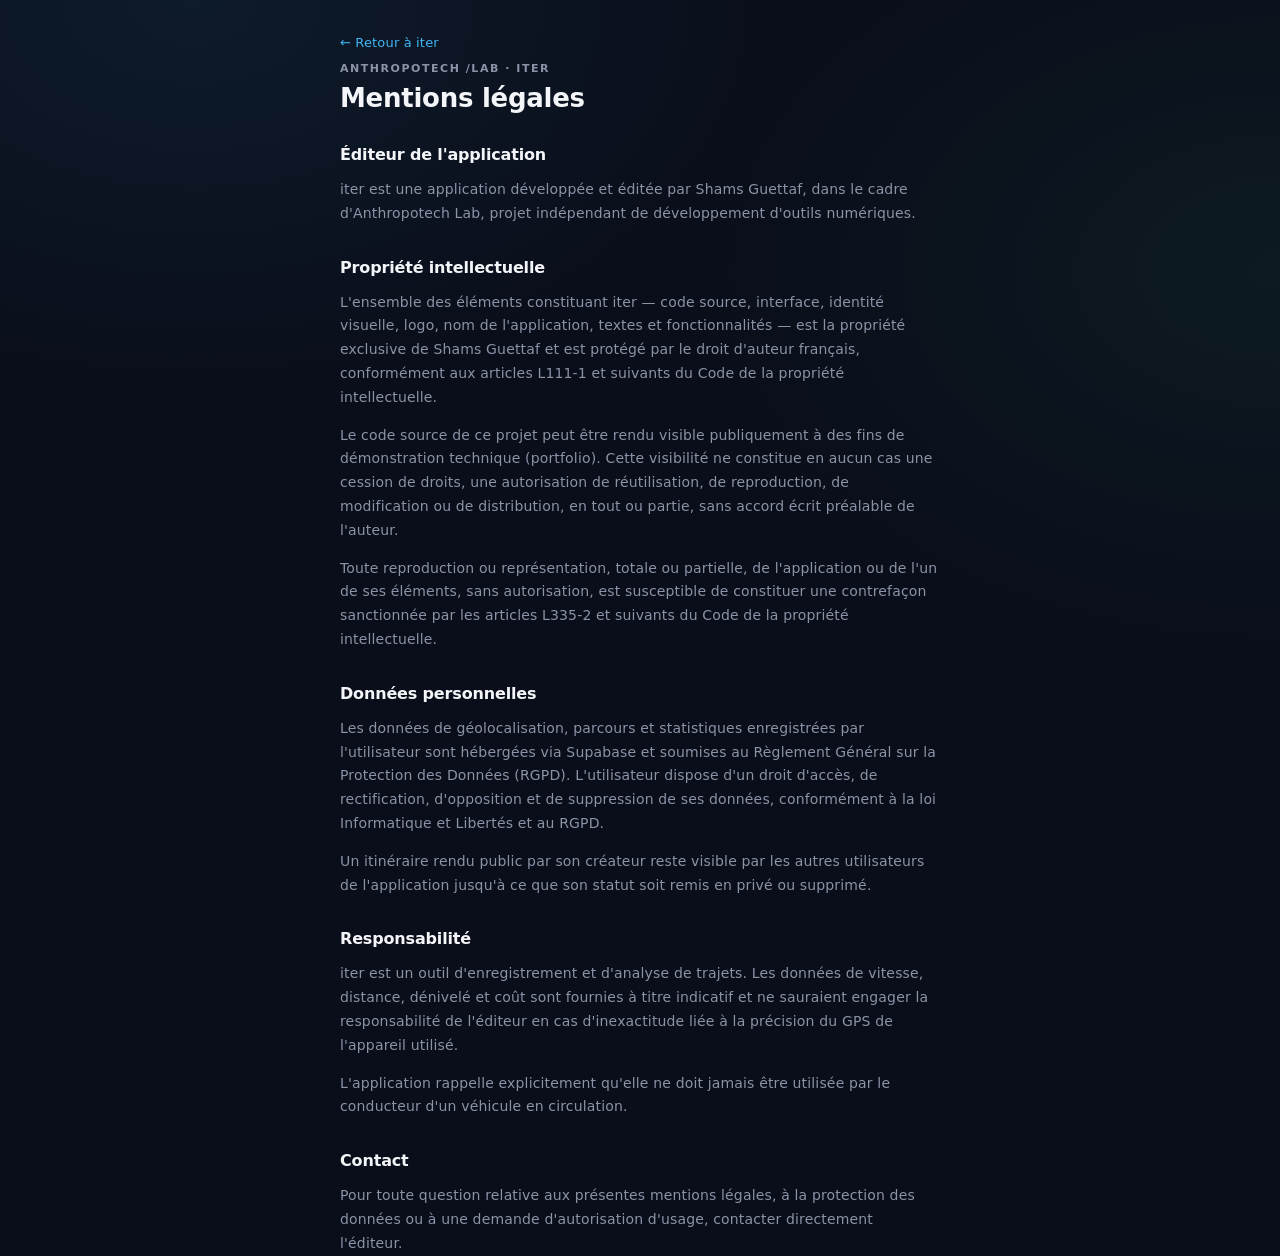
<file: mentions-legales.html>
<!DOCTYPE html>
<!--
  iter — Anthropotech Lab
  © 2026 Shams Guettaf. Tous droits réservés.
-->
<html lang="fr">
<head>
<meta charset="UTF-8">
<meta name="viewport" content="width=device-width, initial-scale=1, viewport-fit=cover">
<title>Mentions légales — iter</title>
<link rel="icon" href="favicon.ico" sizes="any">
<link rel="icon" type="image/png" href="icons/icon-192.png">
<meta name="theme-color" content="#0a0e1a">
<link rel="stylesheet" href="css/style.css">
<style>
  body { padding: 32px 20px calc(var(--safe-b) + 40px); max-width: 640px; margin: 0 auto; }
  .legal h1 { font-size: 26px; margin-top: 8px; }
  .legal h2 { font-size: 16px; margin-top: 32px; color: var(--ink); }
  .legal p, .legal li { color: var(--ink-dim); font-size: 14px; line-height: 1.7; }
  .legal ul { padding-left: 20px; }
  .legal a { color: var(--blue); }
  .back-link {
    display: inline-block;
    margin-bottom: 12px;
    font-size: 13px;
    color: var(--ink-dim);
    text-decoration: none;
  }
</style>
</head>
<body>
<div class="legal">
  <a class="back-link" href="index.html">&larr; Retour à iter</a>
  <div class="eyebrow">anthropotech /lab · iter</div>
  <h1>Mentions légales</h1>

  <h2>Éditeur de l'application</h2>
  <p>
    iter est une application développée et éditée par Shams Guettaf,
    dans le cadre d'Anthropotech Lab, projet indépendant de développement
    d'outils numériques.
  </p>

  <h2>Propriété intellectuelle</h2>
  <p>
    L'ensemble des éléments constituant iter — code source, interface,
    identité visuelle, logo, nom de l'application, textes et
    fonctionnalités — est la propriété exclusive de Shams Guettaf et est
    protégé par le droit d'auteur français, conformément aux articles
    L111-1 et suivants du Code de la propriété intellectuelle.
  </p>
  <p>
    Le code source de ce projet peut être rendu visible publiquement à
    des fins de démonstration technique (portfolio). Cette visibilité ne
    constitue en aucun cas une cession de droits, une autorisation de
    réutilisation, de reproduction, de modification ou de distribution,
    en tout ou partie, sans accord écrit préalable de l'auteur.
  </p>
  <p>
    Toute reproduction ou représentation, totale ou partielle, de
    l'application ou de l'un de ses éléments, sans autorisation, est
    susceptible de constituer une contrefaçon sanctionnée par les
    articles L335-2 et suivants du Code de la propriété intellectuelle.
  </p>

  <h2>Données personnelles</h2>
  <p>
    Les données de géolocalisation, parcours et statistiques enregistrées
    par l'utilisateur sont hébergées via Supabase et soumises au
    Règlement Général sur la Protection des Données (RGPD). L'utilisateur
    dispose d'un droit d'accès, de rectification, d'opposition et de
    suppression de ses données, conformément à la loi Informatique et
    Libertés et au RGPD.
  </p>
  <p>
    Un itinéraire rendu public par son créateur reste visible par les
    autres utilisateurs de l'application jusqu'à ce que son statut soit
    remis en privé ou supprimé.
  </p>

  <h2>Responsabilité</h2>
  <p>
    iter est un outil d'enregistrement et d'analyse de trajets. Les
    données de vitesse, distance, dénivelé et coût sont fournies à titre
    indicatif et ne sauraient engager la responsabilité de l'éditeur en
    cas d'inexactitude liée à la précision du GPS de l'appareil utilisé.
  </p>
  <p>
    L'application rappelle explicitement qu'elle ne doit jamais être
    utilisée par le conducteur d'un véhicule en circulation.
  </p>

  <h2>Contact</h2>
  <p>
    Pour toute question relative aux présentes mentions légales, à la
    protection des données ou à une demande d'autorisation d'usage,
    contacter directement l'éditeur.
  </p>
</div>
<script>
// ------------------------------------------------------------
// Mise à jour automatique de l'application.
//
// Le navigateur met sw.js lui-même en cache (jusqu'à 24 h) : sans
// précaution, il ne découvre jamais qu'une nouvelle version existe
// et continue de servir l'ancienne, même après un rechargement.
// D'où :
//   * updateViaCache: 'none' — sw.js est toujours redemandé au
//     serveur, jamais lu depuis le cache ;
//   * une vérification à chaque ouverture et toutes les 15 min ;
//   * un rechargement unique quand un nouveau worker prend la main,
//     pour que les fichiers à jour soient réellement appliqués.
// ------------------------------------------------------------
if ('serviceWorker' in navigator) {
  let rechargementEnCours = false;

  navigator.serviceWorker.addEventListener('controllerchange', () => {
    // Le garde-fou évite une boucle de rechargement si plusieurs
    // changements de contrôleur se succèdent.
    if (rechargementEnCours) return;
    rechargementEnCours = true;
    window.location.reload();
  });

  window.addEventListener('load', () => {
    navigator.serviceWorker
      .register('sw.js', { updateViaCache: 'none' })
      .then((registration) => {
        registration.update();
        setInterval(() => registration.update(), 15 * 60 * 1000);

        registration.addEventListener('updatefound', () => {
          const nouveau = registration.installing;
          if (!nouveau) return;
          nouveau.addEventListener('statechange', () => {
            // Installé alors qu'un worker contrôle déjà la page :
            // c'est une mise à jour, on lui demande de prendre la
            // main immédiatement plutôt que d'attendre la fermeture
            // de tous les onglets.
            if (nouveau.state === 'installed' && navigator.serviceWorker.controller) {
              nouveau.postMessage({ type: 'PRENDRE_LA_MAIN' });
            }
          });
        });
      })
      .catch((e) => console.warn('Service worker non enregistré :', e));
  });
}
</script>
</body>
</html>
</file>
<file: css/style.css>
/* ============================================================
   iter — Anthropotech Lab
   © 2026 Shams Guettaf. Tous droits réservés.
   Reproduction, modification ou distribution interdites sans
   autorisation écrite préalable. Voir LICENSE.txt.
   ============================================================ */

/* ============================================================
   ITER — Anthropotech Lab N°07
   Direction visuelle dédiée : "architecte futuriste" — fond
   nuit profond, lignes fines, accents lumineux bleu -> vert,
   typographie sans-serif géométrique, glow discret.
   Signature : le tracé qui se dessine, dégradé bleu vers vert.
   ============================================================ */

:root {
  --bg: #0a0e1a;
  --bg-elevated: #0d1220;
  --surface: #11172a;
  --ink: #f3f5f8;
  --ink-dim: #8b93a7;
  --border: rgba(243, 245, 248, 0.10);
  --border-strong: rgba(243, 245, 248, 0.18);

  --blue: #3fb6f5;
  --green: #3ddc97;
  --gradient: linear-gradient(90deg, var(--blue), var(--green));
  --accent: var(--blue);

  --danger: #ef5350;
  --ok: var(--green);

  --radius: 16px;
  --font-serif: Georgia, 'Times New Roman', serif;
  --font-sans: -apple-system, 'SF Pro Display', system-ui, 'Segoe UI', sans-serif;
  --safe-t: env(safe-area-inset-top, 0px);
  --safe-b: env(safe-area-inset-bottom, 0px);
}

/* iter conserve une identité nuit constante, y compris si le
   système est en thème clair — c'est une direction assumée,
   cohérente avec l'og-image et l'icône, pas un oubli. */

* { box-sizing: border-box; }

html, body {
  margin: 0;
  padding: 0;
  height: 100%;
  background: var(--bg);
  background-image:
    radial-gradient(600px 400px at 15% 0%, rgba(63,182,245,0.08), transparent),
    radial-gradient(600px 400px at 100% 30%, rgba(61,220,151,0.06), transparent);
  background-attachment: fixed;
  color: var(--ink);
  font-family: var(--font-sans);
  -webkit-tap-highlight-color: transparent;
  letter-spacing: 0.01em;
}

h1, h2, h3 { font-family: var(--font-sans); font-weight: 600; margin: 0 0 8px; letter-spacing: -0.01em; }

button {
  font-family: var(--font-sans);
  border: none;
  cursor: pointer;
  background: none;
  color: inherit;
}

input {
  font-family: var(--font-sans);
  font-size: 16px; /* minimum iOS pour éviter le zoom auto */
}

.eyebrow {
  font-size: 11px;
  text-transform: uppercase;
  letter-spacing: 0.14em;
  color: var(--ink-dim);
  font-weight: 600;
}

/* ------------------------------------------------------------
   Topbar — wordmark géométrique + icône logo
   ------------------------------------------------------------ */
.topbar {
  position: fixed;
  top: 0; left: 0; right: 0;
  z-index: 50;
  padding: calc(var(--safe-t) + 10px) 16px 10px;
  display: flex;
  align-items: center;
  justify-content: space-between;
  background: linear-gradient(to bottom, rgba(10,14,26,0.75), transparent);
  pointer-events: none;
}
.topbar * { pointer-events: auto; }
.topbar-brand {
  display: flex;
  align-items: center;
  gap: 8px;
  font-size: 11px;
  letter-spacing: 0.14em;
  text-transform: uppercase;
  color: var(--ink);
  font-weight: 600;
  min-width: 0;
  overflow: hidden;
}
.topbar-brand img { width: 20px; height: 20px; border-radius: 6px; display: block; flex-shrink: 0; }
.topbar-brand .divider { color: var(--ink-dim); font-weight: 400; }
/* Sur écran étroit, le nom du labo s'efface avant les boutons :
   les actions priment sur l'habillage. */
.topbar-brand .brand-texte { white-space: nowrap; overflow: hidden; text-overflow: ellipsis; }
@media (max-width: 460px) {
  .topbar-brand .brand-texte,
  .topbar-brand .divider { display: none; }
}
.topbar-social { display: flex; gap: 8px; flex-shrink: 0; }
.topbar-social button,
.topbar-social .topbar-btn {
  width: 44px; height: 44px;
  display: flex; align-items: center; justify-content: center;
  border-radius: 50%;
  border: 1px solid var(--border-strong);
  background: rgba(17, 23, 42, 0.75);
  backdrop-filter: blur(10px);
  text-decoration: none;
}
.topbar-social svg { width: 20px; height: 20px; }

/* ------------------------------------------------------------
   Splash screen — signature : tracé au dégradé bleu -> vert
   ------------------------------------------------------------ */
#splash {
  position: fixed;
  inset: 0;
  z-index: 200;
  background: var(--bg);
  background-image:
    radial-gradient(700px 500px at 20% 10%, rgba(63,182,245,0.10), transparent),
    radial-gradient(700px 500px at 85% 90%, rgba(61,220,151,0.10), transparent);
  display: flex;
  flex-direction: column;
  align-items: center;
  justify-content: center;
  gap: 18px;
  transition: opacity 0.5s ease;
}
#splash svg { width: 160px; height: 100px; }
#splash path.route {
  fill: none;
  stroke: url(#route-gradient);
  stroke-width: 3;
  stroke-linecap: round;
  stroke-dasharray: 260;
  stroke-dashoffset: 260;
  filter: drop-shadow(0 0 6px rgba(63,182,245,0.5));
  animation: draw-route 1.6s ease forwards 0.2s;
}
@keyframes draw-route {
  to { stroke-dashoffset: 0; }
}
#splash .wordmark {
  font-family: var(--font-sans);
  font-weight: 700;
  font-size: 26px;
  letter-spacing: -0.01em;
  color: var(--ink);
}
#splash .citation {
  font-family: var(--font-sans);
  font-size: 12px;
  color: var(--ink-dim);
  text-align: center;
  max-width: 260px;
  letter-spacing: 0.01em;
}
#splash.hidden { opacity: 0; pointer-events: none; }

@media (prefers-reduced-motion: reduce) {
  #splash path.route { animation: none; stroke-dashoffset: 0; }
}

/* ------------------------------------------------------------
   Boutons de zoom — gros et ronds, utilisables au doigt
   (le contrôle natif de MapLibre fait 29 px de côté)
   ------------------------------------------------------------ */
#zoom-controls {
  position: fixed;
  right: 12px;
  top: 50%;
  transform: translateY(-50%);
  z-index: 44;
  display: flex;
  flex-direction: column;
  gap: 10px;
}
#zoom-controls button {
  width: 56px; height: 56px;
  border-radius: 50%;
  display: flex; align-items: center; justify-content: center;
  background: rgba(17, 23, 42, 0.85);
  backdrop-filter: blur(10px);
  border: 1px solid var(--border-strong);
  color: var(--ink);
  box-shadow: 0 4px 14px rgba(0,0,0,0.35);
}
#zoom-controls button:active { background: rgba(63, 182, 245, 0.25); }
#zoom-controls svg { width: 24px; height: 24px; }

/* ------------------------------------------------------------
   Feuille « Modes Plan »
   ------------------------------------------------------------ */
#modes-plan {
  position: fixed;
  inset: 0;
  z-index: 120;
  display: none;
  align-items: flex-end;
  justify-content: center;
  background: rgba(6, 9, 16, 0.55);
  backdrop-filter: blur(4px);
}
#modes-plan.visible { display: flex; }
.mp-sheet {
  width: 100%;
  max-width: 520px;
  background: rgba(17, 23, 42, 0.97);
  border: 1px solid var(--border-strong);
  border-radius: 22px 22px 0 0;
  padding: 22px 20px calc(var(--safe-b) + 24px);
}
.mp-header { display: flex; align-items: center; justify-content: space-between; margin-bottom: 18px; }
.mp-header h2 { font-size: 22px; margin: 0; }
#mp-close {
  width: 38px; height: 38px; border-radius: 50%;
  display: flex; align-items: center; justify-content: center;
  color: var(--ink-dim);
  background: rgba(255,255,255,0.06);
  border: 1px solid var(--border);
}
#mp-close svg { width: 17px; height: 17px; }

.mp-options { display: flex; gap: 12px; }
.mp-option {
  flex: 1;
  display: flex; flex-direction: column; align-items: center; gap: 8px;
}
.mp-vignette {
  width: 100%;
  aspect-ratio: 4 / 3;
  border-radius: 12px;
  border: 3px solid transparent;
  box-shadow: inset 0 0 0 1px var(--border);
  background-size: cover;
  background-position: center;
}
.mp-standard {
  background-image:
    linear-gradient(135deg, rgba(63,182,245,0.25), rgba(61,220,151,0.18)),
    repeating-linear-gradient(52deg, #2a3550 0 9px, #202942 9px 20px);
}
.mp-plan {
  background-image:
    linear-gradient(0deg, rgba(255,255,255,0.08), rgba(255,255,255,0.08)),
    repeating-linear-gradient(120deg, #d8cfc0 0 8px, #efe8dc 8px 18px);
}
.mp-satellite {
  background-image:
    linear-gradient(150deg, rgba(61,220,151,0.28), transparent),
    repeating-linear-gradient(38deg, #3a4a32 0 11px, #4c5f3f 11px 22px);
}
.mp-option.active .mp-vignette { border-color: var(--blue); }
.mp-label { font-size: 13px; font-weight: 600; color: var(--ink-dim); }
.mp-option.active .mp-label { color: var(--ink); }
.mp-note { font-size: 11px; color: var(--ink-dim); line-height: 1.5; margin: 18px 0 0; }
.mp-erreur {
  font-size: 12px;
  color: var(--danger);
  line-height: 1.5;
  margin: 10px 0 0;
  padding: 10px 12px;
  border-radius: 8px;
  background: rgba(239, 83, 80, 0.1);
  border: 1px solid rgba(239, 83, 80, 0.3);
}

/* ------------------------------------------------------------
   Point bleu de position — style "GPS live"
   ------------------------------------------------------------ */
.user-dot-wrap {
  position: relative;
  width: 44px;
  height: 44px;
  display: flex;
  align-items: center;
  justify-content: center;
  pointer-events: none;
  perspective: 320px;
}
.user-dot-accuracy {
  position: absolute;
  border-radius: 50%;
  background: rgba(63, 182, 245, 0.16);
  border: 1px solid rgba(63, 182, 245, 0.3);
  transition: width 0.3s ease, height 0.3s ease;
}
.user-dot-pulse {
  position: absolute;
  width: 22px;
  height: 22px;
  border-radius: 50%;
  background: rgba(63, 182, 245, 0.65);
  animation: user-dot-pulse 1.8s ease-out infinite;
}
@keyframes user-dot-pulse {
  0% { transform: scale(0.6); opacity: 0.8; }
  70% { transform: scale(2.6); opacity: 0; }
  100% { opacity: 0; }
}
@keyframes user-dot-breathe {
  0%, 100% { transform: scale(1); }
  50% { transform: scale(1.15); }
}
.user-dot-core {
  position: relative;
  width: 16px;
  height: 16px;
  animation: user-dot-breathe 1.8s ease-in-out infinite;
  border-radius: 50%;
  background: var(--blue);
  border: 3px solid #fff;
  box-shadow: 0 0 8px rgba(63, 182, 245, 0.7);
  z-index: 2;
}
.user-dot-heading {
  position: absolute;
  bottom: 50%;
  left: 50%;
  width: 0;
  height: 0;
  border-left: 9px solid transparent;
  border-right: 9px solid transparent;
  border-bottom: 26px solid rgba(63, 182, 245, 0.85);
  transform-origin: 50% 100%;
  opacity: 0;
  transition: opacity 0.2s ease;
  filter: drop-shadow(0 0 4px rgba(63,182,245,0.5));
}

/* ------------------------------------------------------------
   Bouton de recentrage — réapparaît quand on quitte le suivi GPS
   ------------------------------------------------------------ */
#btn-recenter {
  position: fixed;
  right: 12px;
  top: calc(50% + 82px);
  z-index: 45;
  width: 56px;
  height: 56px;
  display: none;
  align-items: center;
  justify-content: center;
  border-radius: 50%;
  background: rgba(17, 23, 42, 0.85);
  backdrop-filter: blur(10px);
  border: 1px solid var(--border-strong);
  box-shadow: 0 4px 14px rgba(0,0,0,0.35);
}
#btn-recenter.visible { display: flex; }
#btn-recenter svg { width: 24px; height: 24px; }


/* ------------------------------------------------------------
   Estompage de l'interface en cas d'inactivité — la carte et
   le point bleu de géolocalisation restent TOUJOURS visibles,
   seuls les éléments d'UI (topbar, contrôles, recentrage)
   s'estompent, comme sur une vraie appli de navigation.
   ------------------------------------------------------------ */
.topbar, #controls, #btn-recenter, #zoom-controls {
  transition: opacity 0.6s ease;
}
body.ui-idle .topbar,
body.ui-idle #controls,
body.ui-idle #btn-recenter,
body.ui-idle #zoom-controls {
  opacity: 0.16;
}
/* La topbar reste cliquable même estompée (pas de pointer-events:none
   dessus) : un bouton comme le sélecteur de style doit répondre au
   premier tap, pas nécessiter un tap de "réveil" avant de fonctionner. */

/* ------------------------------------------------------------
   Signalements terrain
   ------------------------------------------------------------ */
/* Les deux boutons flottants sont regroupés : ils ouvrent
   chacun un panneau, et n'apparaissent que si les droits de la
   personne le justifient. */
#boutons-flottants {
  position: fixed;
  left: 16px;
  top: 50%;
  transform: translateY(-50%);
  z-index: 44;
  display: flex;
  flex-direction: column;
  gap: 14px;
  transition: opacity 0.6s ease;
}
body.ui-idle #boutons-flottants { opacity: 0.16; }

#boutons-flottants button {
  width: 62px;
  height: 62px;
  border-radius: 50%;
  display: flex;
  align-items: center;
  justify-content: center;
  border: 2px solid rgba(255,255,255,0.25);
  transition: transform 0.15s ease, box-shadow 0.25s ease;
}
#boutons-flottants button:active { transform: scale(0.94); }
#boutons-flottants svg { width: 27px; height: 27px; }

#btn-girophare {
  background: rgba(63, 182, 245, 0.92);
  color: #0a0e1a;
  box-shadow: 0 4px 18px rgba(63, 182, 245, 0.4);
}
/* Enregistrement en cours : le girophare pulse, l'information
   reste visible même quand le panneau est replié. */
#btn-girophare.enregistre {
  background: var(--danger);
  animation: girophare-pulse 1.4s ease-in-out infinite;
}
@keyframes girophare-pulse {
  0%, 100% { box-shadow: 0 4px 18px rgba(239, 83, 80, 0.5); }
  50%      { box-shadow: 0 4px 30px rgba(239, 83, 80, 0.95); }
}

#btn-signaler {
  background: rgba(245, 166, 35, 0.92);
  color: #0a0e1a;
  box-shadow: 0 4px 18px rgba(245, 166, 35, 0.4);
}

#feuille-signalement {
  position: fixed;
  inset: 0;
  z-index: 130;
  display: none;
  align-items: flex-end;
  justify-content: center;
  background: rgba(6, 9, 16, 0.55);
  backdrop-filter: blur(4px);
}
#feuille-signalement.visible { display: flex; }
.fs-contenu {
  width: 100%;
  max-width: 520px;
  background: rgba(17, 23, 42, 0.97);
  border: 1px solid var(--border-strong);
  border-radius: 22px 22px 0 0;
  padding: 22px 20px calc(var(--safe-b) + 24px);
  max-height: 88vh;
  overflow-y: auto;
}
.fs-header { display: flex; align-items: center; justify-content: space-between; gap: 10px; margin-bottom: 6px; }
.fs-header h2 { font-size: 22px; margin: 0; flex: 1; }
#fs-close, #fs-retour-etape {
  width: 38px; height: 38px; border-radius: 50%; flex-shrink: 0;
  display: flex; align-items: center; justify-content: center;
  color: var(--ink-dim); background: rgba(255,255,255,0.06); border: 1px solid var(--border);
}
#fs-close svg, #fs-retour-etape svg { width: 17px; height: 17px; }
.fs-position { font-size: 11px; color: var(--ink-dim); margin: 0 0 18px; }
.fs-position.prete { color: var(--green); }
.fs-position.erreur { color: var(--danger); }

.fs-etape { margin-top: 4px; }
.fs-chargement { font-size: 12px; color: var(--ink-dim); padding: 20px 0; text-align: center; }

/* Étape 1 : grille de catégories */
.fs-categories { display: grid; grid-template-columns: repeat(auto-fit, minmax(96px, 1fr)); gap: 10px; }
.fs-cat-carte {
  display: flex; flex-direction: column; align-items: center; gap: 8px;
  padding: 16px 8px; border-radius: 14px;
  background: rgba(255,255,255,0.03); border: 1px solid var(--border);
  transition: border-color 0.15s ease, background 0.15s ease, transform 0.15s ease;
}
.fs-cat-carte:active { transform: scale(0.96); }
.fs-cat-icone {
  width: 46px; height: 46px; border-radius: 50%;
  display: flex; align-items: center; justify-content: center;
  color: #0a0e1a;
}
.fs-cat-nom { font-size: 12px; font-weight: 600; color: var(--ink); text-align: center; line-height: 1.25; }

/* Étape 2 : liste de sous-catégories */
.fs-sous-categories { display: flex; flex-direction: column; gap: 8px; }
.fs-souscat-ligne {
  display: flex; align-items: center; justify-content: space-between; gap: 10px;
  padding: 13px 14px; border-radius: 12px;
  background: rgba(255,255,255,0.03); border: 1px solid var(--border);
  text-align: left;
}
.fs-souscat-ligne:active { background: rgba(255,255,255,0.07); }
.fs-souscat-nom { font-size: 13px; font-weight: 600; color: var(--ink); }
.fs-souscat-prio { font-size: 15px; flex-shrink: 0; }


/* Intitulé qui précède les types : le choix vaut envoi, il faut
   que ce soit dit avant que la personne n'appuie. */
.fs-choix-type {
  font-size: 11px;
  text-transform: uppercase;
  letter-spacing: 0.08em;
  color: var(--ink-dim);
  margin: 20px 0 9px;
  font-weight: 700;
}
.fs-types { display: grid; grid-template-columns: repeat(auto-fit, minmax(92px, 1fr)); gap: 10px; }
.fs-type {
  display: flex;
  flex-direction: column;
  align-items: center;
  gap: 8px;
  padding: 16px 8px;
  border-radius: 14px;
  background: rgba(255,255,255,0.03);
  border: 1px solid var(--border);
  transition: border-color 0.15s ease, background 0.15s ease, transform 0.15s ease;
}
.fs-type:active { transform: scale(0.96); }
.fs-type .rond {
  width: 46px; height: 46px; border-radius: 50%;
  display: flex; align-items: center; justify-content: center;
  color: #0a0e1a;
}
.fs-type .nom { font-size: 12px; font-weight: 600; color: var(--ink); text-align: center; line-height: 1.25; }

.fs-commentaire { margin-top: 4px; }
.fs-commentaire label {
  display: block; font-size: 11px; text-transform: uppercase;
  letter-spacing: 0.08em; color: var(--ink-dim); margin-bottom: 6px;
}
.fs-commentaire input {
  width: 100%; padding: 11px 12px;
  border: 1px solid var(--border); border-radius: 10px;
  background: var(--bg-elevated); color: var(--ink);
}
.fs-commentaire input:focus {
  outline: none; border-color: var(--blue);
  box-shadow: 0 0 0 3px rgba(63,182,245,0.15);
}
.fs-retour { font-size: 12px; line-height: 1.5; margin: 14px 0 0; min-height: 18px; }
.fs-retour.succes { color: var(--green); }
.fs-retour.erreur { color: var(--danger); }

/* Zone photo de la feuille de signalement */
.fs-photo-zone { margin-top: 14px; }
.fs-photo-btn {
  width: 100%;
  display: flex; align-items: center; justify-content: center; gap: 9px;
  padding: 13px;
  border-radius: 12px;
  border: 1px dashed var(--border-strong);
  background: rgba(255,255,255,0.03);
  color: var(--ink-dim);
  font-size: 13px; font-weight: 600;
}
.fs-photo-btn.remplie { border-style: solid; border-color: var(--green); color: var(--green); }
.fs-photo-btn svg { width: 19px; height: 19px; }
.fs-photo-apercu { margin-top: 10px; position: relative; display: none; }
.fs-photo-apercu.visible { display: block; }
.fs-photo-apercu img {
  width: 100%; max-height: 190px; object-fit: cover;
  border-radius: 12px; border: 1px solid var(--border);
}
.fs-photo-retirer {
  position: absolute; top: 8px; right: 8px;
  width: 30px; height: 30px; border-radius: 50%;
  display: flex; align-items: center; justify-content: center;
  background: rgba(10,14,26,0.85); color: #fff;
  border: 1px solid rgba(255,255,255,0.3);
}
.fs-photo-retirer svg { width: 14px; height: 14px; }

/* Marqueurs de signalement sur la carte */
.marqueur-signalement {
  width: 30px; height: 30px;
  border-radius: 50%;
  display: flex; align-items: center; justify-content: center;
  border: 2px solid #0a0e1a;
  box-shadow: 0 2px 8px rgba(0,0,0,0.5);
  cursor: pointer;
}
.marqueur-signalement.traite { opacity: 0.4; }

/* Bulle d'information : thème sombre, cohérent avec le reste de
   l'interface (le style par défaut de MapLibre est blanc et
   illisible ici). Utilise les variables du thème, pas de valeurs
   figées, pour rester cohérent quand un thème clair est actif
   (page de supervision). */
.maplibregl-popup-content {
  background: var(--surface) !important;
  color: var(--ink) !important;
  border: 1px solid var(--border-strong);
  border-radius: 12px !important;
  padding: 12px 14px !important;
  box-shadow: 0 6px 22px rgba(0,0,0,0.5) !important;
  font-family: var(--font-sans);
}
.maplibregl-popup-tip {
  border-top-color: var(--surface) !important;
  border-bottom-color: var(--surface) !important;
  border-left-color: var(--surface) !important;
  border-right-color: var(--surface) !important;
}
.maplibregl-popup-close-button {
  color: var(--ink-dim) !important;
  font-size: 18px !important;
  padding: 2px 8px !important;
  background: transparent !important;
}
.popup-signalement { font-size: 12px; line-height: 1.55; }
.popup-signalement .ps-titre { font-weight: 700; font-size: 13px; margin-bottom: 2px; }
.popup-signalement .ps-meta { color: var(--ink-dim); font-size: 11px; }
.popup-signalement .ps-note { margin-top: 6px; font-style: italic; }
.popup-signalement .ps-statut { margin-top: 6px; color: var(--ink-dim); font-size: 11px; font-weight: 600; }
.popup-signalement .ps-statut-select {
  width: 100%; margin-top: 10px; padding: 8px;
  border-radius: 8px; font-size: 12px; font-weight: 600;
  background: var(--bg-elevated); color: var(--ink);
  border: 1px solid var(--border);
}
.popup-signalement .ps-photo img {
  width: 100%; margin-top: 9px; border-radius: 8px; cursor: zoom-in;
  border: 1px solid var(--border);
}
.popup-signalement .ps-supprimer {
  width: 100%; margin-top: 10px; padding: 8px;
  border-radius: 8px; font-size: 12px; font-weight: 600;
  background: rgba(239,83,80,0.14);
  border: 1px solid var(--danger);
  color: var(--danger);
}

/* ------------------------------------------------------------
   Carte
   ------------------------------------------------------------ */
#map {
  position: fixed;
  inset: 0;
  z-index: 1;
  filter: saturate(0.9);
}

/* ------------------------------------------------------------
   Panneau d'authentification
   ------------------------------------------------------------ */
#auth-screen {
  position: fixed;
  inset: 0;
  z-index: 150;
  background: var(--bg);
  background-image:
    radial-gradient(600px 400px at 10% 0%, rgba(63,182,245,0.09), transparent),
    radial-gradient(600px 400px at 100% 100%, rgba(61,220,151,0.08), transparent);
  display: flex;
  align-items: center;
  justify-content: center;
  padding: 24px;
}
.auth-card {
  width: 100%;
  max-width: 340px;
  background: var(--surface);
  border: 1px solid var(--border);
  border-radius: var(--radius);
  padding: 28px 24px;
}
.auth-card h1 {
  font-size: 24px;
  margin-bottom: 4px;
}
.auth-card .sub {
  color: var(--ink-dim);
  font-size: 13px;
  margin-bottom: 20px;
}
.field {
  margin-bottom: 12px;
}
.field label {
  display: block;
  font-size: 11px;
  text-transform: uppercase;
  letter-spacing: 0.08em;
  color: var(--ink-dim);
  margin-bottom: 6px;
}
.field input {
  width: 100%;
  padding: 11px 12px;
  border: 1px solid var(--border);
  border-radius: 10px;
  background: var(--bg-elevated);
  color: var(--ink);
}
.field input:focus {
  outline: none;
  border-color: var(--blue);
  box-shadow: 0 0 0 3px rgba(63,182,245,0.15);
}
.btn-primary {
  width: 100%;
  padding: 12px;
  border-radius: 10px;
  background: var(--gradient);
  color: #06121a;
  font-weight: 700;
  font-size: 15px;
  margin-top: 8px;
}
.btn-primary:focus-visible,
button:focus-visible {
  outline: 2px solid var(--blue);
  outline-offset: 2px;
}
.btn-link {
  display: block;
  text-align: center;
  margin-top: 14px;
  font-size: 13px;
  color: var(--ink-dim);
  text-decoration: underline;
}
.auth-error {
  color: var(--danger);
  font-size: 13px;
  margin-top: 8px;
  min-height: 16px;
}

/* ------------------------------------------------------------
   Onboarding — affiché une fois après la connexion
   ------------------------------------------------------------ */
#onboarding-screen {
  position: fixed;
  inset: 0;
  z-index: 160;
  background: var(--bg);
  background-image:
    radial-gradient(600px 400px at 10% 0%, rgba(63,182,245,0.09), transparent),
    radial-gradient(600px 400px at 100% 100%, rgba(61,220,151,0.08), transparent);
  display: flex;
  align-items: center;
  justify-content: center;
  padding: 24px;
  overflow-y: auto;
}
.onboarding-card {
  width: 100%;
  max-width: 460px;
  background: var(--surface);
  border: 1px solid var(--border);
  border-radius: var(--radius);
  padding: 28px 24px;
  margin: 20px 0;
}
.onboarding-card h1 { font-size: 24px; margin: 4px 0 8px; }
.onboarding-intro { font-size: 13px; color: var(--ink-dim); line-height: 1.5; margin-bottom: 20px; }

.onboarding-list { display: flex; flex-direction: column; gap: 16px; margin-bottom: 22px; }
.onboarding-item { display: flex; gap: 14px; align-items: flex-start; }
.oi-icon {
  flex-shrink: 0;
  width: 40px;
  height: 40px;
  border-radius: 50%;
  display: flex;
  align-items: center;
  justify-content: center;
  background: rgba(255,255,255,0.03);
  border: 1px solid var(--border);
  color: var(--blue);
}
.oi-icon svg { width: 18px; height: 18px; }
.oi-titre { font-size: 14px; font-weight: 700; color: var(--ink); margin-bottom: 3px; }
.oi-desc { font-size: 12px; color: var(--ink-dim); line-height: 1.5; }

.onboarding-strengths {
  background: rgba(61,220,151,0.06);
  border: 1px solid rgba(61,220,151,0.2);
  border-radius: 10px;
  padding: 14px 16px;
  margin-bottom: 20px;
}
.strength-line {
  font-size: 12px;
  color: var(--green);
  line-height: 1.6;
  padding-left: 14px;
  position: relative;
}
.strength-line::before {
  content: '';
  position: absolute;
  left: 0;
  top: 7px;
  width: 5px;
  height: 5px;
  border-radius: 50%;
  background: var(--green);
}

/* ------------------------------------------------------------
   Sélecteur de type de parcours — lignes fines
   ------------------------------------------------------------ */
.type-row {
  display: flex;
  justify-content: center;
  gap: 14px;
  margin-bottom: 2px;
}
.type-choice {
  width: 58px;
  height: 58px;
  border-radius: 50%;
  display: flex;
  align-items: center;
  justify-content: center;
  background: rgba(17, 23, 42, 0.7);
  backdrop-filter: blur(8px);
  border: 1px solid var(--border);
  color: var(--ink-dim);
  transition: border-color 0.15s ease, color 0.15s ease, box-shadow 0.15s ease, background 0.15s ease, transform 0.15s ease;
}
.type-choice svg { width: 26px; height: 26px; }
.type-choice.active {
  color: var(--ink);
  border-color: var(--border-strong);
  transform: scale(1.08);
}
.type-choice[data-type="voiture"].active {
  background: var(--blue);
  border-color: var(--blue);
  color: #06121a;
  box-shadow: 0 0 0 4px rgba(63,182,245,0.25), 0 0 18px rgba(63,182,245,0.4);
}
.type-choice[data-type="pied"].active {
  background: var(--green);
  border-color: var(--green);
  color: #06121a;
  box-shadow: 0 0 0 4px rgba(61,220,151,0.25), 0 0 18px rgba(61,220,151,0.4);
}

/* ------------------------------------------------------------
   Contrôles d'enregistrement
   ------------------------------------------------------------ */
#controls {
  position: fixed;
  left: 0; right: 0;
  bottom: 0;
  z-index: 40;
  padding: 14px 16px calc(var(--safe-b) + 14px);
  background: linear-gradient(to top, rgba(10,14,26,0.9), transparent);
  display: none;
  flex-direction: column;
  gap: 10px;
  animation: controls-apparition 0.22s ease;
}
#controls.visible { display: flex; }
@keyframes controls-apparition {
  from { opacity: 0; transform: translateY(14px); }
  to   { opacity: 1; transform: translateY(0); }
}
.stats-row {
  display: flex;
  justify-content: center;
  gap: 22px;
  margin-bottom: 4px;
}
.stat-badge {
  display: flex;
  flex-direction: column;
  align-items: center;
  gap: 6px;
}
.stat-circle {
  width: 52px;
  height: 52px;
  border-radius: 50%;
  display: flex;
  align-items: center;
  justify-content: center;
  background: rgba(17, 23, 42, 0.7);
  backdrop-filter: blur(8px);
  border: 1px solid var(--border);
  color: var(--blue);
}
.stat-circle svg { width: 22px; height: 22px; }
.stat-val {
  font-weight: 700;
  font-size: 13px;
  background: var(--gradient);
  -webkit-background-clip: text;
  background-clip: text;
  color: transparent;
  white-space: nowrap;
}

.record-row {
  display: flex;
  align-items: center;
  justify-content: center;
  gap: 22px;
}
.btn-circle {
  border-radius: 50%;
  display: flex;
  align-items: center;
  justify-content: center;
  backdrop-filter: blur(10px);
}
.btn-record-main {
  width: 76px;
  height: 76px;
  background: rgba(17, 23, 42, 0.85);
  border: 2px solid var(--border-strong);
  box-shadow: 0 0 24px rgba(63,182,245,0.25);
}
.rec-dot {
  width: 30px;
  height: 30px;
  border-radius: 50%;
  background: var(--gradient);
}
.btn-pause, .btn-stop {
  width: 52px;
  height: 52px;
  background: rgba(17, 23, 42, 0.85);
  border: 1px solid var(--border-strong);
  color: var(--ink);
}
.btn-stop { color: var(--danger); border-color: var(--danger); }
.btn-circle svg { width: 20px; height: 20px; }

/* ------------------------------------------------------------
   Panneau récapitulatif — apparaît après un enregistrement
   terminé : stats détaillées, alternative éventuelle, export
   ------------------------------------------------------------ */
#summary-panel {
  background: rgba(17, 23, 42, 0.9);
  backdrop-filter: blur(10px);
  border: 1px solid var(--border);
  border-radius: 12px;
  padding: 12px;
  max-height: 46vh;
  overflow-y: auto;
}
.summary-header {
  display: flex;
  align-items: center;
  justify-content: space-between;
  margin-bottom: 10px;
}
.summary-header #summary-close {
  width: 28px;
  height: 28px;
  border-radius: 50%;
  display: flex;
  align-items: center;
  justify-content: center;
  color: var(--ink-dim);
  background: rgba(255,255,255,0.03);
  border: 1px solid var(--border);
}
.summary-header #summary-close svg { width: 14px; height: 14px; }
.summary-grid {
  display: grid;
  grid-template-columns: repeat(3, 1fr);
  gap: 10px;
  margin-bottom: 10px;
}
.summary-item {
  text-align: center;
  padding: 8px 4px;
  border-radius: 8px;
  background: rgba(255,255,255,0.02);
}
.summary-val {
  font-weight: 700;
  font-size: 15px;
  background: var(--gradient);
  -webkit-background-clip: text;
  background-clip: text;
  color: transparent;
}
.summary-label {
  font-size: 9px;
  text-transform: uppercase;
  letter-spacing: 0.06em;
  color: var(--ink-dim);
  margin-top: 2px;
}
.comparaison-box {
  background: rgba(61, 220, 151, 0.08);
  border: 1px solid rgba(61, 220, 151, 0.25);
  border-radius: 10px;
  padding: 10px 12px;
  margin-bottom: 10px;
}
.comparaison-line {
  font-size: 12px;
  color: var(--green);
  line-height: 1.5;
}
.comparaison-box.comparaison-neutre {
  background: rgba(255,255,255,0.03);
  border-color: var(--border);
}
.comparaison-box.comparaison-neutre .comparaison-line {
  color: var(--ink-dim);
}
.export-row {
  display: flex;
  align-items: center;
  gap: 10px;
}
.export-label {
  flex: 1;
  font-size: 12px;
  color: var(--ink-dim);
}
.export-row button {
  padding: 8px 14px;
  border-radius: 8px;
  font-size: 12px;
  font-weight: 700;
  letter-spacing: 0.04em;
  border: 1px solid var(--border-strong);
  color: var(--ink);
  background: rgba(255,255,255,0.03);
}
.export-row button:hover {
  border-color: var(--blue);
  color: var(--blue);
}

/* ------------------------------------------------------------
   Alerte sécurité conducteur — le rouge réservé à l'urgence
   ------------------------------------------------------------ */
#driver-alert {
  position: fixed;
  inset: 0;
  z-index: 300;
  background: rgba(20, 6, 6, 0.96);
  display: none;
  flex-direction: column;
  align-items: center;
  justify-content: center;
  gap: 16px;
  padding: 32px;
  text-align: center;
  color: #fff;
}
#driver-alert.show { display: flex; }
#driver-alert h2 { font-size: 22px; color: var(--danger); }
#driver-alert p { font-size: 14px; opacity: 0.85; max-width: 320px; }
#driver-alert .choices { display: flex; gap: 12px; margin-top: 8px; }
#driver-alert button {
  padding: 12px 20px;
  border-radius: 10px;
  font-weight: 700;
  background: var(--danger);
  color: #fff;
}
#driver-alert button.secondary {
  background: transparent;
  border: 1px solid rgba(255,255,255,0.35);
  color: #fff;
}


/* ------------------------------------------------------------
   Photos de profil
   ------------------------------------------------------------ */
.pastille-identite {
  border-radius: 50%;
  border: 2px solid var(--blue);
  background: var(--surface);
  background-size: cover;
  background-position: center;
  display: flex;
  align-items: center;
  justify-content: center;
  overflow: hidden;
  flex-shrink: 0;
  box-shadow: 0 2px 8px rgba(0,0,0,0.45);
}
.pastille-initiales {
  font-weight: 700;
  color: var(--ink);
  letter-spacing: 0.02em;
}
/* Les initiales disparaissent dès que la photo est chargée */
.pastille-identite.avec-photo .pastille-initiales { display: none; }

/* Pastille dans la barre du haut */
#btn-profil { padding: 0; overflow: hidden; }
#profil-pastille { display: flex; }
#profil-pastille .pastille-identite { border-width: 0; box-shadow: none; }

/* Marqueur de position : le visage remplace le point bleu.
   Inclinaison type "pion de navigation" (Google Maps) : le disque
   est penché en permanence (perspective portée par .user-dot-wrap)
   et pivote sur lui-même selon le cap du téléphone, mis à jour
   dans updateUserMarker() (map.js). Le dégradé en ::after simule
   un reflet lumineux pour l'effet de relief. */
.user-dot-photo {
  position: absolute;
  top: 50%;
  left: 50%;
  margin-top: -17px;
  margin-left: -17px;
  z-index: 3;
  border-radius: 50%;
  border: 3px solid #fff;
  background-size: cover;
  background-position: center;
  box-shadow: 0 6px 14px rgba(6, 9, 16, 0.45), 0 0 10px rgba(63, 182, 245, 0.8);
  transform: rotateX(35deg);
  transform-origin: 50% 65%;
  transition: transform 0.35s ease;
  will-change: transform;
}
.user-dot-photo::after {
  content: '';
  position: absolute;
  inset: 0;
  border-radius: 50%;
  background: radial-gradient(circle at 35% 25%, rgba(255, 255, 255, 0.55) 0%, rgba(255, 255, 255, 0.14) 32%, rgba(255, 255, 255, 0) 58%);
  pointer-events: none;
}

/* Feuille « Mon profil » */
#feuille-profil {
  position: fixed;
  inset: 0;
  z-index: 135;
  display: none;
  align-items: flex-end;
  justify-content: center;
  background: rgba(6, 9, 16, 0.55);
  backdrop-filter: blur(4px);
}
#feuille-profil.visible { display: flex; }
#fp-close {
  width: 38px; height: 38px; border-radius: 50%;
  display: flex; align-items: center; justify-content: center;
  color: var(--ink-dim); background: rgba(255,255,255,0.06); border: 1px solid var(--border);
}
#fp-close svg { width: 17px; height: 17px; }

.fp-apercu { display: flex; align-items: center; gap: 18px; margin: 8px 0 20px; }
#fp-pastille .pastille-identite { width: 84px; height: 84px; border-width: 3px; }
#fp-pastille .pastille-initiales { font-size: 30px; }
.fp-actions { display: flex; flex-direction: column; gap: 8px; }
.bt-clair {
  padding: 9px 15px; border-radius: 20px;
  font-size: 12px; font-weight: 600;
  border: 1px solid var(--border-strong);
  background: rgba(255,255,255,0.04); color: var(--ink);
}
.bt-clair.danger { border-color: rgba(239,83,80,0.4); color: var(--danger); }

/* Auteur d'un signalement dans la bulle */
.popup-signalement .ps-auteur {
  display: flex; align-items: center; gap: 8px;
  margin-bottom: 7px;
}
.popup-signalement .ps-auteur .pastille-identite { width: 28px; height: 28px; border-width: 2px; }

/* Bouton de traitement dans la bulle d'un signalement */
.popup-signalement .ps-traiter {
  width: 100%; margin-top: 10px; padding: 8px;
  border-radius: 8px; font-size: 12px; font-weight: 600;
  background: rgba(61, 220, 151, 0.14);
  border: 1px solid var(--green);
  color: var(--green);
}

/* ------------------------------------------------------------
   Alerte de géolocalisation — visible sans masquer la carte
   ------------------------------------------------------------ */
/* Deux alertes distinctes : position et fond de carte. Elles
   peuvent survenir ensemble, elles ne doivent donc pas se
   remplacer l'une l'autre. */
#alertes {
  position: fixed;
  left: 50%;
  top: calc(var(--safe-t) + 74px);
  transform: translateX(-50%);
  z-index: 46;
  width: calc(100% - 32px);
  max-width: 420px;
  display: flex;
  flex-direction: column;
  gap: 8px;
  pointer-events: none;
}
#alerte-geoloc, #alerte-carte {
  display: none;
  padding: 12px 15px;
  border-radius: 12px;
  color: #fff;
  font-size: 12.5px;
  line-height: 1.5;
  box-shadow: 0 6px 20px rgba(0, 0, 0, 0.4);
}
#alerte-geoloc { background: rgba(239, 83, 80, 0.95); }
#alerte-carte  { background: rgba(245, 166, 35, 0.95); color: #0a0e1a; }
#alerte-geoloc.visible, #alerte-carte.visible { display: block; }

/* ============================================================
   THÈME CLAIR — opt-in via [data-theme="clair"] sur <html>.
   N'affecte QUE les pages qui l'activent explicitement (la
   supervision) : sans cet attribut, l'identité nuit reste
   inchangée partout ailleurs, y compris sur l'application
   citoyen (index.html).
   ============================================================ */
html[data-theme="clair"] {
  --bg: #f3f5f9;
  --bg-elevated: #ffffff;
  --surface: #ffffff;
  --ink: #10141f;
  --ink-dim: #5c6579;
  --border: rgba(16, 20, 31, 0.10);
  --border-strong: rgba(16, 20, 31, 0.16);

  --blue: #0d84c9;
  --green: #1a9c6e;
  --gradient: linear-gradient(90deg, var(--blue), var(--green));

  --danger: #d6423d;
}
html[data-theme="clair"] body {
  background-image:
    radial-gradient(600px 400px at 15% 0%, rgba(13,132,201,0.05), transparent),
    radial-gradient(600px 400px at 100% 30%, rgba(26,156,110,0.04), transparent);
}
</file>
